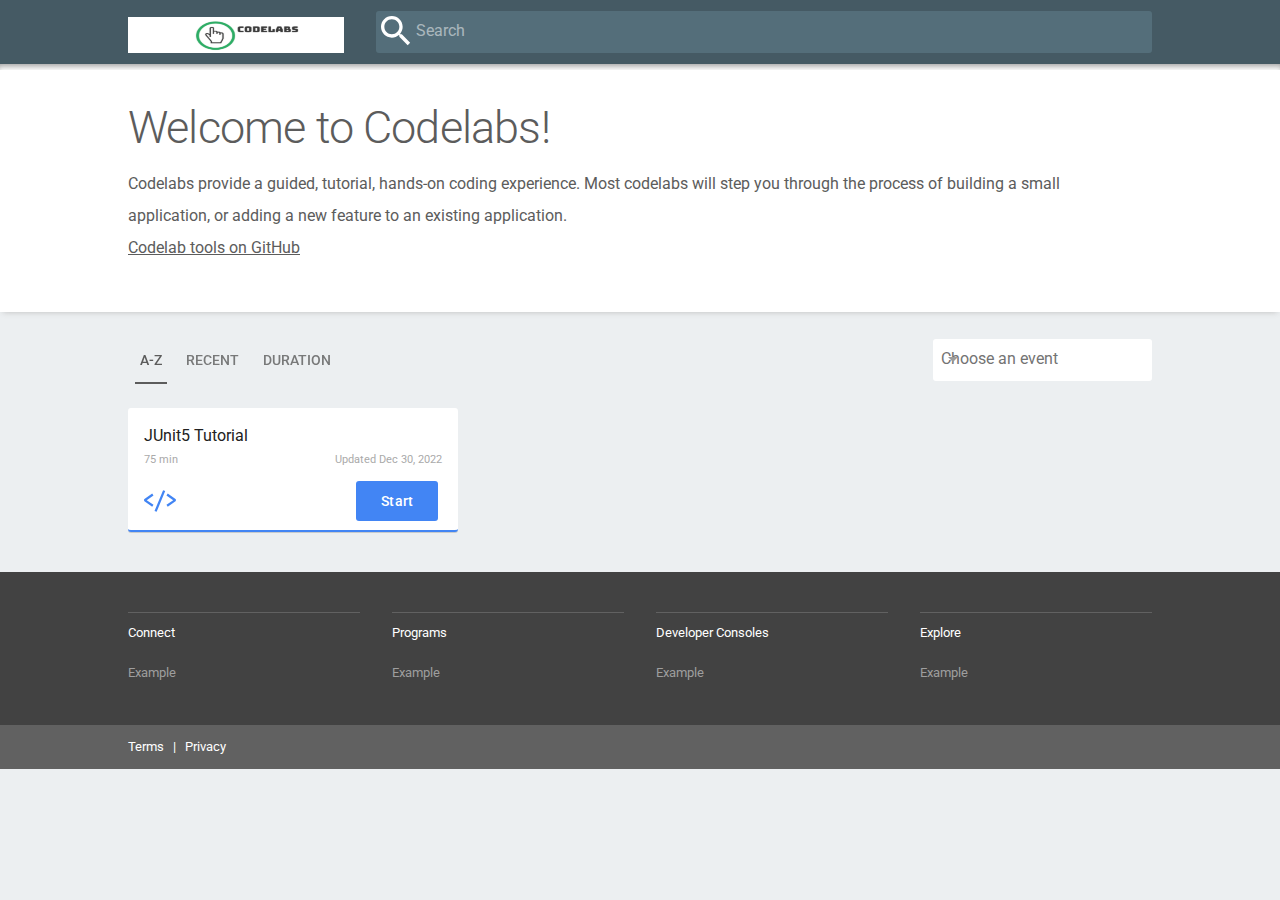
<file: index.html>
<!doctype html>
<html lang="en">
<head>
<meta charset="utf-8">
<meta name="description" content="Codelabs provide a guided, tutorial, hands-on coding experience. Most codelabs will step you through the process of building a small application, or adding a new feature to an existing application.">
<meta name="viewport" content="width=device-width,initial-scale=1">
<meta name="generator" content="Codelabs">
<meta name="application-name" content="Codelabs">
<link rel="canonical" href="https://example.com/">
<link rel="preconnect" href="https://www.google-analytics.com">
<script>
window.ga=window.ga||function(){(ga.q=ga.q||[]).push(arguments)};ga.l=+new Date;
    ga('create', 'UA-49880327-14', 'auto');
    ga('send', 'pageview');
</script>
<script async src="https://www.google-analytics.com/analytics.js"></script>
<title>Codelabs</title>
<link rel="stylesheet" href="/styles/main.css">
<link rel="import" href="/elements/elements.html">
<style is="custom-style">
:root{--paper-input-container-underline:{ display:none; };--paper-input-container-underline-focus:{ display:none; };--paper-tabs-selection-bar-color:currentcolor}.dropdown-filter{--paper-input-container:{ padding:8px; } }
</style>
<meta name="apple-mobile-web-app-capable" content="yes">
<meta name="apple-mobile-web-app-status-bar-style" content="#455a64">
<meta name="apple-mobile-web-app-title" content="Codelabs">
<link rel="apple-touch-icon" sizes="180x180" href="/images/favicons/apple-touch-icon.png">
<link rel="icon" type="image/png" sizes="32x32" href="/images/favicons/favicon-32x32.png">
<link rel="icon" type="image/png" sizes="194x194" href="/images/favicons/favicon-194x194.png">
<link rel="icon" type="image/png" sizes="192x192" href="/images/favicons/android-chrome-192x192.png">
<link rel="icon" type="image/png" sizes="16x16" href="/images/favicons/favicon-16x16.png">
<link rel="manifest" href="site.webmanifest">
<link rel="mask-icon" href="/images/favicons/safari-pinned-tab.svg" color="#455a64">
<meta name="msapplication-TileColor" content="#455a64">
<meta name="msapplication-TileImage" content="/images/favicons/mstile-144x144.png">
<meta name="theme-color" content="#455a64">
<meta name="og:type" property="og:type" content="website">
<meta name="og:title" property="og:title" content="Codelabs">
<meta name="og:description" property="og:description" content="Codelabs provide a guided, tutorial, hands-on coding experience. Most codelabs will step you through the process of building a small application, or adding a new feature to an existing application.">
<meta name="og:url" property="og:url" content="https://example.com/">
<meta name="og:site_name" property="og:site_name" content="Codelabs">
<meta name="og:determiner" property="og:determiner" content="the">
<meta name="og:locale" property="og:locale" content="en_US">
<meta name="og:image" property="og:image" content="/images/og-image.png">
<meta name="og:image:url" property="og:image:url" content="/images/og-image.png">
<meta name="og:image:type" property="og:image:type" content="image/png">
<meta name="og:image:width" property="og:image:width" content="1200">
<meta name="og:image:height" property="og:image:height" content="1200">
<meta name="og:image:alt" property="og:image:alt" content="Codelabs">
<meta name="twitter:card" property="twitter:card" content="summary_large_image">
<meta name="twitter:title" property="twitter:title" content="Codelabs">
<meta name="twitter:description" property="twitter:description" content="Codelabs provide a guided, tutorial, hands-on coding experience. Most codelabs will step you through the process of building a small application, or adding a new feature to an existing application.">
<meta name="twitter:image" property="twitter:image" content="/images/og-image.png">
<meta name="twitter:url" property="twitter:url" content="https://example.com/">
</head>
<body id="app" is="body-bind" class="loading fullbleed">
<paper-header-panel id="main" mode="standard" main>
<div id="mainToolbar" class="paper-header">
<div class="site-width layout horizontal">
<a href="/">
<img src="/images/logo.png" class="logo-devs" alt="Codelabs Logo">
</a>
<div id="searchbar">
<paper-input-container no-label-float>
<paper-icon-button prefix icon="search"></paper-icon-button>
<label>Search</label>
<input is="iron-input" bind-value="{{searchVal}}" on-keydown="onSearchKeyDown">
</paper-input-container>
</div>
</div>
</div>
<header id="banner" down$="[[_toBoolean(selectedFilter)]]">
<div class="site-width">
<h2 class="banner-title">Welcome to Codelabs!</h2>
<div class="banner-description" data-filter-selected$="[[_toBoolean(selectedFilter)]]">
<p class="banner-info">
Codelabs provide a guided, tutorial, hands-on coding experience. Most codelabs will step you through the process of building a small application, or adding a new feature to an existing application.
<br>
<a href="https://github.com/googlecodelabs/tools">Codelab tools on GitHub</a>
</p>
</div>
</div>
</header>
<main>
<div id="filters" class="site-width layout horizontal center justified">
<div id="sortby">
<paper-tabs selected="0" noink on-iron-activate="sortBy">
<paper-tab>A-Z</paper-tab>
<paper-tab>Recent</paper-tab>
<paper-tab>Duration</paper-tab>
</paper-tabs>
</div>
<paper-dropdown-menu label="Choose an event" class="dropdown-filter" no-label-float noink no-animations>
<paper-listbox id="eventList" slot="dropdown-content" class="dropdown-content"><a href="/vslive/" tabindex="-1">
<paper-item>Visual Studio Live</paper-item>
</a>
</paper-listbox>
</paper-dropdown-menu>
</div>
<card-sorter id="cards" class="site-width">
<a href="/codelabs/junit5-tutorial/index.html?index=..%2F..index" on-tap="navigate" class="codelab-card category-web" data-category="web" data-title="JUnit5 Tutorial" data-duration="75" data-updated="2022-11-30T19:08:30Z" data-tags="web" data-pin="">
<div class="description">JUnit5 Tutorial</div>
<div class="card-duration">
<span>75 min </span>
<span>Updated Dec 30, 2022</span>
</div>
<div class="card-footer">
<div class="category-icon web-icon"></div>
<paper-button class="web-bg">Start</paper-button>
</div>
</a>
</card-sorter>
<div id="loading-placeholder" class="site-width">
Loading Codelabs, please wait...
</div>
</main>
<footer id="footer">
<div class="footer-wrapper site-width">
<div class="link-list">
<label>Connect</label>
<ul>
<li><a href="https://www.example.com/">Example</a></li>
</ul>
</div>
<div class="link-list">
<label>Programs</label>
<ul>
<li><a href="https://www.example.com/">Example</a></li>
</ul>
</div>
<div class="link-list">
<label>Developer Consoles</label>
<ul>
<li><a href="https://www.example.com/">Example</a></li>
</ul>
</div>
<div class="link-list">
<label>Explore</label>
<ul>
<li><a href="https://www.example.com/">Example</a></li>
</ul>
</div>
</div>
</footer>
<div class="footerbar">
<div class="site-width layout horizontal center justified">
<span>
<a href="https://example.com">Terms</a>
&nbsp; | &nbsp;
<a href="https://example.com">Privacy</a>
</span>
</div>
</div>
</paper-header-panel>
<script src="/scripts/main.js"></script>
</body>
</html>
</file>
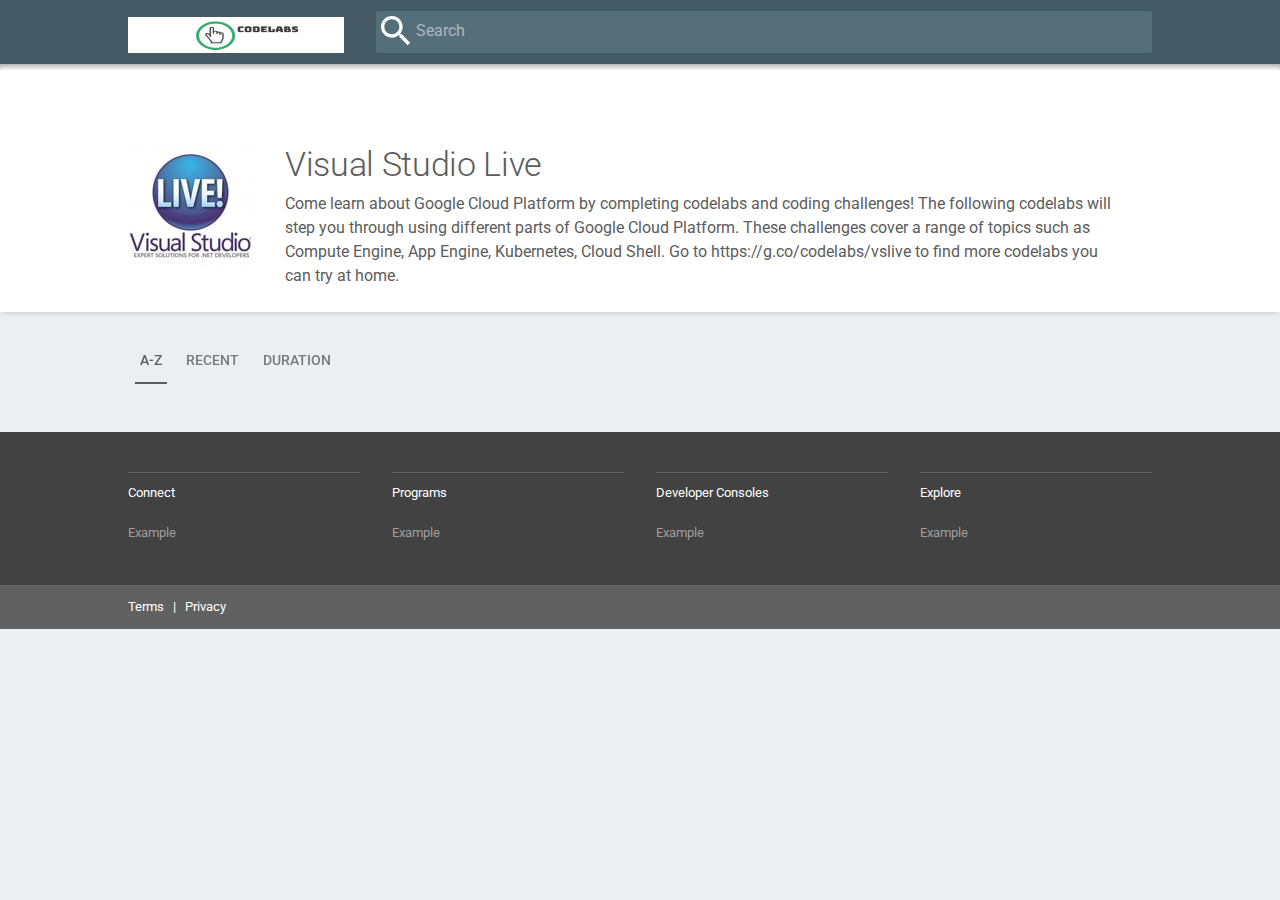
<file: vslive.html>
<!doctype html>
<html lang="en">
<head>
<meta charset="utf-8">
<meta name="description" content="Come learn about Google Cloud Platform by completing codelabs and coding challenges! The following codelabs will step you through using different parts of Google Cloud Platform. These challenges cover a range of topics such as Compute Engine, App Engine, Kubernetes, Cloud Shell. Go to https://g.co/codelabs/vslive to find more codelabs you can try at home.">
<meta name="viewport" content="width=device-width,initial-scale=1">
<meta name="generator" content="Visual Studio Live">
<meta name="application-name" content="Visual Studio Live">
<link rel="canonical" href="https://example.com/vslive/">
<link rel="preconnect" href="https://www.google-analytics.com">
<script>
window.ga=window.ga||function(){(ga.q=ga.q||[]).push(arguments)};ga.l=+new Date;
    ga('create', 'UA-49880327-14', 'auto');
    ga('send', 'pageview');
</script>
<script async src="https://www.google-analytics.com/analytics.js"></script>
<title>Visual Studio Live</title>
<link rel="stylesheet" href="/styles/main.css">
<link rel="import" href="/elements/elements.html">
<style is="custom-style">
:root{--paper-input-container-underline:{ display:none; };--paper-input-container-underline-focus:{ display:none; };--paper-tabs-selection-bar-color:currentcolor}.dropdown-filter{--paper-input-container:{ padding:8px; } }
</style>
<meta name="apple-mobile-web-app-capable" content="yes">
<meta name="apple-mobile-web-app-status-bar-style" content="#455a64">
<meta name="apple-mobile-web-app-title" content="Visual Studio Live">
<link rel="apple-touch-icon" sizes="180x180" href="/images/favicons/apple-touch-icon.png">
<link rel="icon" type="image/png" sizes="32x32" href="/images/favicons/favicon-32x32.png">
<link rel="icon" type="image/png" sizes="194x194" href="/images/favicons/favicon-194x194.png">
<link rel="icon" type="image/png" sizes="192x192" href="/images/favicons/android-chrome-192x192.png">
<link rel="icon" type="image/png" sizes="16x16" href="/images/favicons/favicon-16x16.png">
<link rel="manifest" href="site.webmanifest">
<link rel="mask-icon" href="/images/favicons/safari-pinned-tab.svg" color="#455a64">
<meta name="msapplication-TileColor" content="#455a64">
<meta name="msapplication-TileImage" content="/images/favicons/mstile-144x144.png">
<meta name="theme-color" content="#455a64">
<meta name="og:type" property="og:type" content="website">
<meta name="og:title" property="og:title" content="Visual Studio Live">
<meta name="og:description" property="og:description" content="Come learn about Google Cloud Platform by completing codelabs and coding challenges! The following codelabs will step you through using different parts of Google Cloud Platform. These challenges cover a range of topics such as Compute Engine, App Engine, Kubernetes, Cloud Shell. Go to https://g.co/codelabs/vslive to find more codelabs you can try at home.">
<meta name="og:url" property="og:url" content="https://example.com/vslive/">
<meta name="og:site_name" property="og:site_name" content="Codelabs">
<meta name="og:determiner" property="og:determiner" content="the">
<meta name="og:locale" property="og:locale" content="en_US">
<meta name="og:image" property="og:image" content="/images/og-image.png">
<meta name="og:image:url" property="og:image:url" content="/images/og-image.png">
<meta name="og:image:type" property="og:image:type" content="image/png">
<meta name="og:image:width" property="og:image:width" content="1200">
<meta name="og:image:height" property="og:image:height" content="1200">
<meta name="og:image:alt" property="og:image:alt" content="Codelabs">
<meta name="twitter:card" property="twitter:card" content="summary_large_image">
<meta name="twitter:title" property="twitter:title" content="Visual Studio Live">
<meta name="twitter:description" property="twitter:description" content="Come learn about Google Cloud Platform by completing codelabs and coding challenges! The following codelabs will step you through using different parts of Google Cloud Platform. These challenges cover a range of topics such as Compute Engine, App Engine, Kubernetes, Cloud Shell. Go to https://g.co/codelabs/vslive to find more codelabs you can try at home.">
<meta name="twitter:image" property="twitter:image" content="/images/og-image.png">
<meta name="twitter:url" property="twitter:url" content="https://example.com/vslive/">
</head>
<body id="app" is="body-bind" class="loading fullbleed view">
<paper-header-panel id="main" mode="standard" main>
<div id="mainToolbar" class="paper-header">
<div class="site-width layout horizontal">
<a href="/">
<img src="/images/logo.png" class="logo-devs" alt="Codelabs Logo">
</a>
<div id="searchbar">
<paper-input-container no-label-float>
<paper-icon-button prefix icon="search"></paper-icon-button>
<label>Search</label>
<input is="iron-input" bind-value="{{searchVal}}" on-keydown="onSearchKeyDown">
</paper-input-container>
</div>
</div>
</div>
<header id="banner" down>
<div class="site-width">
<div class="banner-description">
<img id="logo" src="/vslive/vslive-logo.jpg" alt="Event logo">
<div class="banner-meta">
<h3>Visual Studio Live</h3>
<p>Come learn about Google Cloud Platform by completing codelabs and coding challenges! The following codelabs will step you through using different parts of Google Cloud Platform. These challenges cover a range of topics such as Compute Engine, App Engine, Kubernetes, Cloud Shell. Go to https://g.co/codelabs/vslive to find more codelabs you can try at home.</p>
</div>
</div>
</div>
</header>
<main>
<div id="filters" class="site-width layout horizontal center justified">
<div id="sortby">
<paper-tabs selected="0" noink on-iron-activate="sortBy">
<paper-tab>A-Z</paper-tab>
<paper-tab>Recent</paper-tab>
<paper-tab>Duration</paper-tab>
</paper-tabs>
</div>
</div>
<card-sorter id="cards" class="site-width">
</card-sorter>
<div id="loading-placeholder" class="site-width">
Loading Codelabs, please wait...
</div>
</main>
<footer id="footer">
<div class="footer-wrapper site-width">
<div class="link-list">
<label>Connect</label>
<ul>
<li><a href="https://www.example.com/">Example</a></li>
</ul>
</div>
<div class="link-list">
<label>Programs</label>
<ul>
<li><a href="https://www.example.com/">Example</a></li>
</ul>
</div>
<div class="link-list">
<label>Developer Consoles</label>
<ul>
<li><a href="https://www.example.com/">Example</a></li>
</ul>
</div>
<div class="link-list">
<label>Explore</label>
<ul>
<li><a href="https://www.example.com/">Example</a></li>
</ul>
</div>
</div>
</footer>
<div class="footerbar">
<div class="site-width layout horizontal center justified">
<span>
<a href="https://example.com">Terms</a>
&nbsp; | &nbsp;
<a href="https://example.com">Privacy</a>
</span>
</div>
</div>
</paper-header-panel>
<script src="/scripts/main.js"></script>
</body>
</html>
</file>
<file: styles/main.css>
.layout.horizontal,.layout.horizontal-reverse,.layout.vertical,.layout.vertical-reverse{display:-webkit-flex;display:-ms-flexbox;display:flex}.layout.horizontal{-ms-flex-direction:row;-webkit-flex-direction:row;flex-direction:row}.layout.vertical{-ms-flex-direction:column;-webkit-flex-direction:column;flex-direction:column}.layout.wrap{-ms-flex-wrap:wrap;-webkit-flex-wrap:wrap;flex-wrap:wrap}.flex,.flex-1{-ms-flex:1;-webkit-flex:1;flex:1}.layout.start{-ms-flex-align:start;-webkit-align-items:flex-start;align-items:flex-start}.layout.center,.layout.center-center{-ms-flex-align:center;-webkit-align-items:center;align-items:center}.layout.end{-ms-flex-align:end;-webkit-align-items:flex-end;align-items:flex-end}.layout.start-justified{-ms-flex-pack:start;-webkit-justify-content:flex-start;justify-content:flex-start}.layout.center-center,.layout.center-justified{-ms-flex-pack:center;-webkit-justify-content:center;justify-content:center}.layout.end-justified{-ms-flex-pack:end;-webkit-justify-content:flex-end;justify-content:flex-end}.layout.around-justified{-ms-flex-pack:distribute;-webkit-justify-content:space-around;justify-content:space-around}.layout.justified{-ms-flex-pack:justify;-webkit-justify-content:space-between;justify-content:space-between}.self-start{-ms-flex-item-align:start;-webkit-align-self:flex-start;align-self:flex-start}.self-center{-ms-flex-item-align:center;-webkit-align-self:center;align-self:center}.self-end{-ms-flex-item-align:end;-webkit-align-self:flex-end;align-self:flex-end}.self-stretch{-ms-flex-item-align:stretch;-webkit-align-self:stretch;align-self:stretch}.block{display:block}[hidden]{display:none!important}.invisible{visibility:hidden!important}.relative{position:relative}.fit{bottom:0;left:0;position:absolute;right:0;top:0}body.fullbleed{height:100vh;margin:0}.scroll{-webkit-overflow-scrolling:touch;overflow:auto}body{color:#5c5c5c;font-size:16px;line-height:24px}body,h1{-webkit-font-smoothing:antialiased;font-family:Roboto,Noto,sans-serif;font-weight:400}h1{font-size:56px;letter-spacing:-.026em;line-height:60px;overflow:hidden;text-overflow:ellipsis;white-space:nowrap}h2{font-size:45px;letter-spacing:-.018em;line-height:48px}h2,h3{-webkit-font-smoothing:antialiased;font-family:Roboto,Noto,sans-serif;font-weight:400}h3{font-size:34px;letter-spacing:-.01em;line-height:40px}h4{-webkit-font-smoothing:antialiased;font-family:Roboto,Noto,sans-serif;font-size:24px;font-weight:400;letter-spacing:-.012em;line-height:32px}*{box-sizing:border-box;margin:0;outline:none}body{background:#eceff1}body.view #banner{padding-bottom:24px;padding-top:80px;position:relative}body #loading-placeholder{display:none;padding:40px 0;text-align:center}body.loading card-sorter#cards,body.loading div#filters,body.loading div#searchbar{display:none}body.loading div#loading-placeholder{display:block}b{font-weight:500}a{color:currentcolor;text-decoration:none}li,ul{list-style:none;padding:0}.site-width{margin:0 auto;max-width:1024px;width:90vw}#banner{background-color:#fff;box-shadow:0 3px 6px -3px #bdbdbd;padding:40px 0 48px}#banner[down] .banner-slider{-webkit-transform:none;transform:none}#banner[down] .banner-title{visibility:hidden}#banner h2,#banner h3{font-weight:300}#banner #logo{height:125px;max-width:100%;width:auto}#banner .banner-slider{-webkit-transform:translateY(-100%);background-color:#eceff1;color:#546e7a;max-width:100%;padding:8px 0;position:absolute;top:0;transform:translateY(-100%);transition:-webkit-transform .4s cubic-bezier(0,0,.2,1);transition:transform .4s cubic-bezier(0,0,.2,1);transition:transform .4s cubic-bezier(0,0,.2,1),-webkit-transform .4s cubic-bezier(0,0,.2,1);width:100%;will-change:transform}#banner .banner-slider h3{font-size:30px}#banner .banner_arrows{margin-left:16px}#banner .banner-title{margin-bottom:8px}#banner .banner-description .banner-meta{padding:0 32px}#banner .banner-description .banner-meta h3{margin-bottom:8px}#banner paper-button{-webkit-font-smoothing:antialiased;background-color:#607d8b;color:#fff;font-family:Roboto,Noto,sans-serif;font-size:14px;font-weight:500;letter-spacing:.01em;line-height:1;line-height:normal;min-width:150px;padding:8px 16px;text-align:center;text-transform:uppercase}#banner paper-button.iron-selected{background-color:#455a64}#sortby{-ms-flex-pack:center;-webkit-justify-content:center;justify-content:center;padding:24px 0}#sortby paper-tabs{text-transform:uppercase}#sortby paper-tabs paper-tab{margin:auto 7px;padding:0 5px}.paper-button-0,.paper-menu-button-0{border-radius:3px!important}.dropdown-filter{background-color:#fff;border-radius:3px}.dropdown-content{border-radius:3px!important}.dropdown-content paper-item:hover{background:#eee;cursor:pointer}@media (max-width:767px){#banner{line-height:16px;padding:16px 0}#banner paper-button{display:inline-block;margin:16px 0 0}#filters{height:20px;margin:0;padding:0;visibility:hidden}.banner-info{-ms-flex-item-align:start;-webkit-align-self:flex-start;align-self:flex-start;line-height:24px;width:100%}.banner-description{-ms-flex-align:center;-ms-flex-direction:column;-webkit-align-items:center;-webkit-flex-direction:column;align-items:center;display:-webkit-flex;display:-ms-flexbox;display:flex;flex-direction:column}.banner-technologies{left:0;position:absolute;width:100%;z-index:1}.banner-title{font-size:7vw}.banner-meta{display:none}#logo{margin-bottom:16px}.filters{width:100%}}@media (min-width:768px){#banner .banner-title,#banner paper-button{margin-bottom:16px}.banner-info{line-height:32px;margin-right:32px}.banner-info a{text-decoration:underline}.banner-description{display:-webkit-flex;display:-ms-flexbox;display:flex}.banner-description .banner-info{-ms-flex:1;-webkit-flex:1;flex:1}}#mainToolbar{-ms-flex-align:center;-webkit-align-items:center;align-items:center;background-color:#455a64;color:#fff;display:-webkit-flex;display:-ms-flexbox;display:flex;height:64px;padding:16px}#mainToolbar paper-icon-button[icon=menu]{-ms-flex-negative:0;-webkit-flex-shrink:0;flex-shrink:0}#mainToolbar a{-ms-flex-align:center;-webkit-align-items:center;align-items:center;display:-webkit-flex;display:-ms-flexbox;display:flex}#mainToolbar .logo-icon{height:24px;margin-right:16px;width:30px}#mainToolbar .logo-devs{height:36px;margin-top:5px;width:216px}#searchbar{border-radius:3px}#searchbar paper-input-container{padding:0}#searchbar paper-input-container input,#searchbar paper-input-container label{color:#fff}#searchbar paper-input-container label{opacity:.5}@media (min-width:768px){#searchbar{background-color:#546e7a;transition:background-color .4s cubic-bezier(0,0,.2,1);width:100%}#searchbar:hover{background-color:#78909c}.logo-devs{margin:5px 32px 0 0}}@media (max-width:767px){#searchbar paper-input-container{display:none}#mainToolbar{height:56px}#mainToolbar paper-icon-button[icon=menu]{margin-right:8px;width:40px}}.ads-icon{background-image:url(/images/icons/google-ads.svg)}.analytics-bg{background-color:#f37c22}.codelab-card.category-analytics{border-bottom-color:#f37c22}.analytics-icon{background-image:url(/images/icons/google-analytics.svg)}.android-bg,.android-kotlin-bg,.android-tv-bg{background-color:#a4c639}.codelab-card.category-android,.codelab-card.category-android-kotlin,.codelab-card.category-android-tv{border-bottom-color:#a4c639}.android-icon,.android-kotlin-icon,.android-tv-icon{background-image:url(/images/icons/android.svg)}.android-auto-bg{background-color:#03a9f4}.codelab-card.category-android-auto{border-bottom-color:#03a9f4}.android-auto-icon{background-image:url(/images/icons/android-auto.svg)}.android-things-bg{background-color:#6c6c6c}.codelab-card.category-android-things{border-bottom-color:#6c6c6c}.android-things-icon{background-image:url(/images/icons/android-things.svg)}.assistant-icon{background-image:url(/images/icons/google-assistant.svg)}.ar-bg,.ar-core-bg,.augmented-reality-bg,.augmented-reality-core-bg{background-color:#4a148c}.codelab-card.category-ar,.codelab-card.category-ar-core,.codelab-card.category-augmented-reality,.codelab-card.category-augmented-reality-core{border-bottom-color:#4a148c}.ar-core-icon,.ar-icon,.augmented-reality-core-icon,.augmented-reality-icon{background-image:url(/images/icons/ar-core.svg)}.cardboard-bg,.games-bg,.play-games-bg,.virtual-reality-bg,.virtual-reality-games-bg,.virtualreality-bg,.virtualreality-games-bg,.vr-bg{background-color:#f16523}.codelab-card.category-cardboard,.codelab-card.category-games,.codelab-card.category-play-games,.codelab-card.category-virtual-reality,.codelab-card.category-virtual-reality-games,.codelab-card.category-virtualreality,.codelab-card.category-virtualreality-games,.codelab-card.category-vr{border-bottom-color:#f16523}.cardboard-icon,.games-icon,.play-games-icon,.virtual-reality-games-icon,.virtual-reality-icon,.virtualreality-games-icon,.virtualreality-icon,.vr-icon{background-image:url(/images/icons/cardboard.svg)}.apps-bg,.g-suite-bg,.gsuite-bg{background-color:#9aa0a6}.codelab-card.category-apps,.codelab-card.category-g-suite,.codelab-card.category-gsuite{border-bottom-color:#9aa0a6}.apps-icon,.g-suite-icon,.gsuite-icon{background-image:url(/images/icons/gsuite.svg)}.docs-icon{background-image:url(/images/icons/google-docs.svg)}.drive-icon{background-image:url(/images/icons/google-drive.svg)}.sheets-icon{background-image:url(/images/icons/google-sheets.svg)}.slides-bg{background-color:#fbbc05}.codelab-card.category-slides{border-bottom-color:#fbbc05}.slides-icon{background-image:url(/images/icons/google-slides.svg)}.blockly-icon{background-image:url(/images/icons/blockly.svg)}.brillo-bg{background-color:#3bbaf3}.codelab-card.category-brillo{border-bottom-color:#3bbaf3}.brillo-icon{background-image:url(/images/icons/brillo.svg)}.cast-icon,.chrome-cast-icon,.chromecast-icon{background-image:url(/images/icons/cast.svg)}.chrome-icon,.google-chrome-icon,.googlechrome-icon{background-image:url(/images/icons/chrome.svg)}.cloud-about-icon,.cloud-cloud-tools-icon,.cloud-general-icon,.cloud-icon,.cloud-other-icon,.cloud-others-icon,.cloud-platform-icon,.cloud-tools-icon{background-image:url(/images/icons/cloud-platform.svg)}.cloud-app-engine-icon,.cloud-appengine-icon{background-image:url(/images/icons/cloud-appengine.svg)}.big-query-icon,.bigquery-icon,.cloud-big-query-icon,.cloud-bigquery-icon{background-image:url(/images/icons/cloud-bigquery.svg)}.cloud-build-icon{background-image:url(/images/icons/cloud-build.svg)}.cloud-compute-engine-icon,.cloud-compute-icon{background-image:url(/images/icons/cloud-compute-engine.svg)}.cloud-data-lab-icon,.cloud-datalab-icon{background-image:url(/images/icons/cloud-datalab.svg)}.cloud-iam-icon{background-image:url(/images/icons/cloud-iam.svg)}.cloud-iot-core-icon,.cloud-iot-icon,.iot-core-icon,.iot-icon{background-image:url(/images/icons/cloud-iot-core.svg)}.cloud-key-management-service-icon,.cloud-kms-icon{background-image:url(/images/icons/cloud-key-management-service.svg)}.cloud-machine-learning-icon,.cloud-ml-icon{background-image:url(/images/icons/cloud-machine-learning.svg)}.cloud-monitor-icon,.cloud-monitoring-icon{background-image:url(/images/icons/cloud-monitoring.svg)}.cloud-network-icon,.cloud-networking-icon{background-image:url(/images/icons/cloud-networking.svg)}.cloud-security-command-center-icon,.cloud-security-icon{background-image:url(/images/icons/cloud-security-command-center.svg)}.cloud-data-icon,.cloud-sql-icon{background-image:url(/images/icons/cloud-sql.svg)}.design-bg{background-color:#757575}.codelab-card.category-design{border-bottom-color:#757575}.design-icon{background-image:url(/images/icons/design.svg)}.firebase-bg,.firebase-web-bg{background-color:#f57c00}.codelab-card.category-firebase,.codelab-card.category-firebase-web{border-bottom-color:#f57c00}.firebase-icon,.firebase-web-icon{background-image:url(/images/icons/firebase.svg)}.design-flutter-bg,.flutter-android-bg,.flutter-bg,.flutter-firebase-bg{background-color:#45d1fd}.codelab-card.category-design-flutter,.codelab-card.category-flutter,.codelab-card.category-flutter-android,.codelab-card.category-flutter-firebase{border-bottom-color:#45d1fd}.design-flutter-icon,.flutter-android-icon,.flutter-firebase-icon,.flutter-icon{background-image:url(/images/icons/flutter.svg)}.geo-bg,.google-maps-bg,.googlemaps-bg,.maps-bg,.sheets-bg{background-color:#34a853}.codelab-card.category-geo,.codelab-card.category-google-maps,.codelab-card.category-googlemaps,.codelab-card.category-maps,.codelab-card.category-sheets{border-bottom-color:#34a853}.geo-icon,.google-maps-icon,.googlemaps-icon,.maps-icon{background-image:url(/images/icons/google-maps.svg)}.cast-bg,.chrome-cast-bg,.chromecast-bg,.nest-bg{background-color:#5f6368}.codelab-card.category-cast,.codelab-card.category-chrome-cast,.codelab-card.category-chromecast,.codelab-card.category-nest{border-bottom-color:#5f6368}.nest-icon{background-image:url(/images/icons/nest.svg)}.open-thread-bg,.openthread-bg{background-color:#484848}.codelab-card.category-open-thread,.codelab-card.category-openthread{border-bottom-color:#484848}.open-thread-icon,.openthread-icon{background-image:url(/images/icons/openthread.svg)}.about-icon,.search-icon{background-image:url(/images/icons/google-g.svg)}.cloud-hpc-bg,.hpc-bg,.slurm-bg{background-color:#42afeb}.codelab-card.category-cloud-hpc,.codelab-card.category-hpc,.codelab-card.category-slurm{border-bottom-color:#42afeb}.cloud-hpc-icon,.hpc-icon,.slurm-icon{background-image:url(/images/icons/slurm.svg)}.tensor-flow-bg,.tensorflow-bg{background-color:#ed8e24}.codelab-card.category-tensor-flow,.codelab-card.category-tensorflow{border-bottom-color:#ed8e24}.tensor-flow-icon,.tensorflow-icon{background-image:url(/images/icons/tensorflow.svg)}.unity-bg{background-color:#222c37}.codelab-card.category-unity{border-bottom-color:#222c37}.unity-icon{background-image:url(/images/icons/unity.svg)}.weave-bg{background-color:#0f9d58}.codelab-card.category-weave{border-bottom-color:#0f9d58}.weave-icon{background-image:url(/images/icons/weave.svg)}.android-wear-icon,.wear-icon,.wear-os-icon{background-image:url(/images/icons/wear-os.svg)}.about-bg,.ads-bg,.android-wear-bg,.assistant-bg,.big-query-bg,.bigquery-bg,.blockly-bg,.chrome-bg,.cloud-about-bg,.cloud-app-engine-bg,.cloud-appengine-bg,.cloud-bg,.cloud-big-query-bg,.cloud-bigquery-bg,.cloud-build-bg,.cloud-cloud-tools-bg,.cloud-compute-bg,.cloud-compute-engine-bg,.cloud-data-bg,.cloud-data-lab-bg,.cloud-datalab-bg,.cloud-general-bg,.cloud-iam-bg,.cloud-iot-bg,.cloud-iot-core-bg,.cloud-key-management-service-bg,.cloud-kms-bg,.cloud-machine-learning-bg,.cloud-ml-bg,.cloud-monitor-bg,.cloud-monitoring-bg,.cloud-network-bg,.cloud-networking-bg,.cloud-other-bg,.cloud-others-bg,.cloud-platform-bg,.cloud-security-bg,.cloud-security-command-center-bg,.cloud-sql-bg,.cloud-tools-bg,.cloud-web-bg,.docs-bg,.drive-bg,.google-chrome-bg,.googlechrome-bg,.iot-bg,.iot-core-bg,.search-bg,.wear-bg,.wear-os-bg,.web-bg{background-color:#4285f4}.codelab-card.category-about,.codelab-card.category-ads,.codelab-card.category-android-wear,.codelab-card.category-assistant,.codelab-card.category-big-query,.codelab-card.category-bigquery,.codelab-card.category-blockly,.codelab-card.category-chrome,.codelab-card.category-cloud,.codelab-card.category-cloud-about,.codelab-card.category-cloud-app-engine,.codelab-card.category-cloud-appengine,.codelab-card.category-cloud-big-query,.codelab-card.category-cloud-bigquery,.codelab-card.category-cloud-build,.codelab-card.category-cloud-cloud-tools,.codelab-card.category-cloud-compute,.codelab-card.category-cloud-compute-engine,.codelab-card.category-cloud-data,.codelab-card.category-cloud-data-lab,.codelab-card.category-cloud-datalab,.codelab-card.category-cloud-general,.codelab-card.category-cloud-iam,.codelab-card.category-cloud-iot,.codelab-card.category-cloud-iot-core,.codelab-card.category-cloud-key-management-service,.codelab-card.category-cloud-kms,.codelab-card.category-cloud-machine-learning,.codelab-card.category-cloud-ml,.codelab-card.category-cloud-monitor,.codelab-card.category-cloud-monitoring,.codelab-card.category-cloud-network,.codelab-card.category-cloud-networking,.codelab-card.category-cloud-other,.codelab-card.category-cloud-others,.codelab-card.category-cloud-platform,.codelab-card.category-cloud-security,.codelab-card.category-cloud-security-command-center,.codelab-card.category-cloud-sql,.codelab-card.category-cloud-tools,.codelab-card.category-cloud-web,.codelab-card.category-docs,.codelab-card.category-drive,.codelab-card.category-google-chrome,.codelab-card.category-googlechrome,.codelab-card.category-iot,.codelab-card.category-iot-core,.codelab-card.category-search,.codelab-card.category-wear,.codelab-card.category-wear-os,.codelab-card.category-web{border-bottom-color:#4285f4}.cloud-web-icon,.web-icon{background-image:url(/images/icons/web.svg)}#cards{-ms-flex-pack:start;-ms-flex-wrap:wrap;-webkit-flex-wrap:wrap;-webkit-justify-content:flex-start;flex-wrap:wrap;justify-content:flex-start;margin-bottom:24px}#cards,.codelab-card{display:-webkit-flex;display:-ms-flexbox;display:flex}.codelab-card{-ms-flex:1 0 330px;-ms-flex-direction:column;-webkit-flex:1 0 330px;-webkit-flex-direction:column;background-color:#fff;border-bottom:2px solid transparent;border-radius:3px;box-shadow:0 1px rgba(0,0,0,.15);flex:1 0 330px;flex-direction:column;margin:0 16px 16px 0;max-width:330px;position:relative}.codelab-card:nth-of-type(3n){margin-right:0}.codelab-card img{margin-right:4px}.codelab-card .card-header{padding:16px 16px 0}.codelab-card .card-duration,.codelab-card .card-header{-ms-flex-align:center;-ms-flex-pack:justify;-webkit-align-items:center;-webkit-justify-content:space-between;align-items:center;display:-webkit-flex;display:-ms-flexbox;display:flex;justify-content:space-between}.codelab-card .card-duration{color:#aaa;font-size:11px;mix-blend-mode:normal;padding:0 16px}.codelab-card .card-duration img{opacity:.24}.codelab-card .card-author,.codelab-card .card-updated{color:#bdbdbd;font-size:12px;line-height:16px;text-align:right}.codelab-card .description{-ms-flex:1 0 auto;-webkit-flex:1 0 auto;-webkit-font-smoothing:antialiased;color:#212121;flex:1 0 auto;padding:16px 16px 0}.card-footer{-ms-flex-align:center;-ms-flex-pack:justify;-webkit-align-items:center;-webkit-justify-content:space-between;align-items:center;border-top:0;display:-webkit-flex;display:-ms-flexbox;display:flex;justify-content:space-between;padding:8px 16px}.card-footer paper-button{-webkit-font-smoothing:antialiased;color:#fff;font-family:Roboto,Noto,sans-serif;font-size:14px;font-weight:500;letter-spacing:.01em;line-height:1;padding:13px 25px;text-transform:uppercase;text-transform:none}.card-footer .category-icon{background-position:0 50%;background-repeat:no-repeat;background-size:32px;height:42px;width:42px}.card-pin{background-image:url('data:image/svg+xml;utf8,<svg width="18" height="18" viewBox="0 0 18 18" xmlns="http://www.w3.org/2000/svg"><g fill="none" fill-rule="evenodd"><path d="M0 0h18v18H0"/><path fill="#888" d="M13 4V2H5v2h1v5l-1.5 1.5V12H8v4l1 1 1-1v-4h3.5v-1.5L12 9V4"/></g></svg>');background-repeat:no-repeat;bottom:14px;height:20px;left:7px;position:absolute;width:15px}@media (max-width:767px){#cards{-ms-flex-align:center;-ms-flex-direction:column;-webkit-align-items:center;-webkit-flex-direction:column;align-items:center;flex-direction:column}.codelab-card{-ms-flex:1 0 200px;-webkit-flex:1 0 200px;flex:1 0 200px;margin:0 0 16px;max-width:100%;min-width:330px;width:100%}.codelab-card .card-header{-ms-flex-align:center;-webkit-align-items:center;align-items:center}.codelab-card .card-header .category-icon{margin:0}}@media (min-width:767px) and (max-width:1136px){.codelab-card{-ms-flex:0 0 32%;-webkit-flex:0 0 32%;flex:0 0 32%;margin:0 2% 2% 0}}#footer{background-color:#424242;font-size:13px;padding:40px 0}#footer li,#footer ul{list-style:none;margin:0;padding:0}#footer a{color:#9e9e9e}#footer .footer-wrapper{display:-webkit-flex;display:-ms-flexbox;display:flex}#footer .link-list{-ms-flex:1;-webkit-flex:1;border-top:1px solid #616161;flex:1;margin-right:32px}#footer .link-list:last-child{margin-bottom:0;margin-right:0}#footer .link-list label{color:#fff;display:block;margin:8px 0 16px}.footerbar{background-color:#616161;color:#fff;font-size:13px;padding:10px 0}.footerbar a{color:currentcolor}@media (max-width:767px){#footer{padding:24px 0}#footer .footer-wrapper{-ms-flex-direction:column;-webkit-flex-direction:column;flex-direction:column}#footer .link-list{margin:0 0 24px}}
</file>
